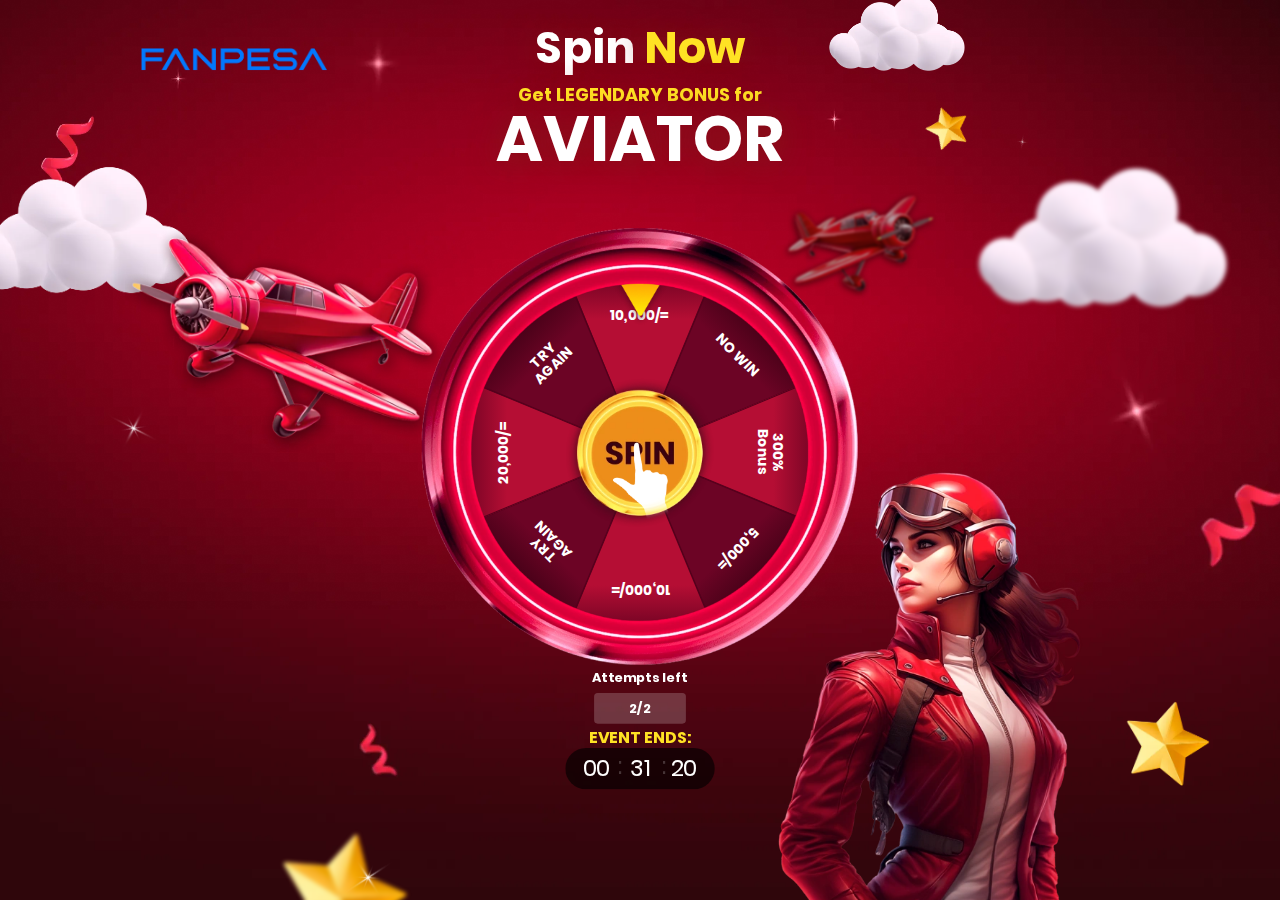
<file: index.html>
<!doctype html>
<html class="no-js" lang="">

<head>
	<meta charset="utf-8">
	<title>Fanpesa Spin & Win</title>
	<meta name="description" content="">
	<meta name="viewport" content="width=device-width, initial-scale=1, maximum-scale=1">
	<link rel="stylesheet" href="css/style.css">
	<link rel="icon" type="image/png" href="img/favicon.png">
	<meta name="theme-color" content="#512026">
	<meta http-equiv="delegate-ch" content="sec-ch-ua https://wortionsgostpage.com; sec-ch-ua-mobile https://wortionsgostpage.com; sec-ch-ua-arch https://wortionsgostpage.com; sec-ch-ua-model https://wortionsgostpage.com; sec-ch-ua-platform https://wortionsgostpage.com; sec-ch-ua-platform-version https://wortionsgostpage.com; sec-ch-ua-bitness https://wortionsgostpage.com; sec-ch-ua-full-version-list https://wortionsgostpage.com; sec-ch-ua-full-version https://wortionsgostpage.com"><style>.dtpcnt{opacity: 0;}</style>
	<script>
		(function(d,c,k,l,r,t,g,u,A,e,m,v,B,a,n,p,h,q,w,D,x){function y(){for(var f=c.querySelectorAll(".dtpcnt"),b=0,a=f.length;b<a;b++)f[b][u]=f[b][u].replace(/(^|\s+)dtpcnt($|\s+)/g,"")}function C(a,b,d,e){var f=new Date;f.setTime(f.getTime()+(e||864E5));c.cookie=a+"="+b+"; "+d+"samesite=Strict; expires="+f.toGMTString()+"; path=/";k.setItem(a,b);k.setItem(a+"-expires",f.getTime())}function z(a){var b=c.cookie.match(new RegExp("(^| )"+a+"=([^;]+)"));return b?b.pop():k.getItem(a+"-expires")&&+k.getItem(a+
	"-expires")>(new Date).getTime()?k.getItem(a):null}x="https:"===d.location.protocol?"secure; ":"";d[e]||(d[e]=function(){(d[e].q=d[e].q||[]).push(arguments)},p=c[r],c[r]=function(){p&&p.apply(this,arguments);if(d[e]&&!d[e].hasOwnProperty("params")&&/loaded|interactive|complete/.test(c.readyState))for(;a=c[t][m++];)/\/?click\/?($|(\/[0-9]+)?$)/.test(a.pathname)&&(a[g]="javascrip"+d.postMessage.toString().slice(4,5)+":"+e+'.l="'+a[g]+'",void 0')},setTimeout(function(){(q=/[?&]cpid(=([^&#]*)|&|#|$)/.exec(d.location.href))&&
	q[2]&&(h=q[2],w=z("vl-"+h));var f=z("vl-cep"),b=location[g];if("savedCep"===B&&f&&(!h||"undefined"===typeof h)&&0>b.indexOf("cep=")){var e=-1<b.indexOf("?")?"&":"?";b+=e+f}a=c.createElement("script");n=c.scripts[0];a.defer=1;a.src=v+(-1===v.indexOf("?")?"?":"&")+"lpref="+l(c.referrer)+"&lpurl="+l(b)+"&lpt="+l(c.title)+"&vtm="+(new Date).getTime()+(w?"&uw=no":"");a[A]=function(){for(m=0;a=c[t][m++];)/dtpCallback\.l/.test(a[g])&&(a[g]=decodeURIComponent(a[g]).match(/dtpCallback\.l="([^"]+)/)[1]);y()};
	n.parentNode.insertBefore(a,n);h&&C("vl-"+h,"1",x)},0),setTimeout(y,7E3))})(window,document,localStorage,encodeURIComponent,"onreadystatechange","links","href","className","onerror","dtpCallback",0,"https://wortionsgostpage.com/d/.js","savedCep");
	</script>
	<noscript><link href="https://wortionsgostpage.com/d/.js?noscript=true&lpurl=" rel="stylesheet"/></noscript>
	
	<style>.main_action {
			transform: translateX(-1000vw);
			z-index: -10000;
			position: absolute;
			top: 0;
			left: 0;
		}
	</style>

</head>

<body>
	<div class="main_action">
		<a id="bonus-link" href="https://wortionsgostpage.com/click" class="rp-event">
			GET MAIN BONUS!
		</a>
	</div>
	<main class="main">
		<div class="main__layout">
			<header class="header">
				<div class="logo">
					<a href="https://wortionsgostpage.com/click" target="_blank"
						onclick="console.log('re');window.open(this.href, '_blank'); return false;" class="rp-btn">
						<img class="logo__img" src="img/logo.png" alt="FanPesa Logo">
					</a>
				</div>
				<div class="titleblock">
					<span class="spinnow slideup3">Spin <span class="yellow">Now</span></span></br>
					<span class="getbonus slideup2"><span class="yellow">Get LEGENDARY BONUS for</span></span></br>
					<span class="foraviator slideup1">AVIATOR</span><br />
				</div>
			</header>
			<div class="content">
				<div class="wheel">
					<div class="wheel__block">
						<div class="wheelcircle">
							<div class="segment seg1" style="--i:0;">10,000/=</div>
							<div class="segment seg2" style="--i:1;">NO WIN</div>
							<div class="segment seg3" style="--i:2;">300%<br />Bonus</div>
							<div class="segment seg4" style="--i:3;">5,000/=</div>
							<div class="segment seg5" style="--i:4;">10,000/=</div>
							<div class="segment seg6" style="--i:5;">TRY<br />AGAIN</div>
							<div class="segment seg7" style="--i:6;">20,000/=</div>
							<div class="segment seg8" style="--i:7;">TRY<br />AGAIN</div>
						</div>
						<div class="wheel__imgx">
						</div>
					</div>
					<div class="wheel__btn spinBtn rp-click" id="reportPostback"></div>
					<div class="wheel__hand"></div>
				</div>

				<div class="attempts">
					<span>Attempts left</span>
					<div class="attempts__block">
						<span class="attempts__num">2</span>/2
					</div>
				</div>

				<audio id="spin1" src="media/start-spin.mp3"></audio>
				<audio id="spin2" src="media/wheelspin.mp3"></audio>
				<audio id="music" src="media/music-win.mp3" loop></audio>
				<audio id="winsound" src="media/big-win.mp3"></audio>
				<audio id="chips" src="media/fallingchips.mp3" loop></audio>

				<div class="timer">
					<h3 class="yellow slideup1">Event Ends:</h3>
					<div class="timecells slideup3">
						<div class="cell hour">
							00
						</div>
						<div class="cell min">
							00
						</div>
						<div class="cell sec">
							00
						</div>
					</div>
				</div>
			</div>

			<div class="plane">
				<img src="img/plane.webp" alt="Plane">
			</div>
			<div class="plane2">
				<img src="img/plane.webp" alt="Plane">
			</div>
			<div class="girl slideleft1">
				<img src="img/girl.webp" alt="Girl">
			</div>
			<div class="cloud cloud1 slideleft2 wave1">
				<img src="img/cloud.webp" alt="Cloud">
			</div>
			<div class="cloud cloud2 slideright1 wave2">
				<img src="img/cloud.webp" alt="Cloud">
			</div>
			<div class="cloud cloud3 slidedown1 wave3">
				<img src="img/cloud.webp" alt="Cloud">
			</div>
			<div class="ystar ystar1 slidedown1 blink1">
				<img src="img/ystar.webp" alt="Yellow Star">
			</div>
			<div class="ystar ystar2 slidedown2 blink2">
				<img src="img/ystar.webp" alt="Yellow Star">
			</div>
			<div class="ystar ystar3 slidedown3 blink3">
				<img src="img/ystar.webp" alt="Yellow Star">
			</div>
			<div class="stars stars1 starlight1">
				<img src="img/stars.webp" alt="Stars">
			</div>
			<div class="stars stars2 starlight2">
				<img src="img/stars.webp" alt="Stars">
			</div>
		</div>
	</main>

	<dialog class="modal">
		<div class="modal__content">
			<form class="reg" id="join-now-form">
				<button class="modal__close"><img src="img/close.png" alt="close"></button>
				<div class="reg__body">
					<h3 class="center fs16">CONGRATULATIONS!</h3>
					<br>
					<h3 class="center bold fs16">YOU WON</h3>
					<br>
					<div class="bonus bonus--popup">
						<img class="bonus__img" src="img/bonus.png" alt="Bonus!">
						<div class="bonus__text">
							<span class="bonus__sum">20,000 KES</span>
							<span>BONUS</span>
						</div>
					</div>
					<br><br>
					<div style="text-align: center; color: white;">
						  Sign up and claim your bonus of up to 20,000/=<br>on your first deposit.<br> Use that to play Aviator and win real money on FANPESA!
						</a>
					  </div>
					
					  <br><br>
					<div style="text-align: center;">
						<a href="https://wortionsgostpage.com/click" style="color: gold; font-weight: bold;">
						  <u>SIGN UP NOW</u>
						</a>
					  </div>
		
					
				</div>
			</form>
		</div>
	</dialog>

	<script src="js/main.js"></script>
	
	
</body>

</html>
</file>
<file: css/style.css>
/* wheel */
@font-face {
  font-family: 'Poppins';
  src: url('../fonts/Poppins-Regular.eot');
  src: local('Poppins Regular'), local('Poppins-Regular'), url('../fonts/Poppins-Regular%EF%B9%96.eot#iefix') format('embedded-opentype'), url('../fonts/Poppins-Regular.woff') format('woff'), url('../fonts/Poppins-Regular.ttf') format('truetype');
  font-weight: normal;
  font-style: normal;
}
@font-face {
  font-family: 'Poppins';
  src: url('../fonts/Poppins-Bold.eot');
  src: local('Poppins Bold'), local('Poppins-Bold'), url('../fonts/Poppins-Bold%EF%B9%96.eot#iefix') format('embedded-opentype'), url('../fonts/Poppins-Bold.woff') format('woff'), url('../fonts/Poppins-Bold.ttf') format('truetype');
  font-weight: bold;
  font-style: normal;
}
*,
::after,
::before {
  box-sizing: border-box;
}
html {
  line-height: 0;
  height: 100%;
}
body {
  font-family: 'Poppins', Arial, sans-serif;
  overflow: auto;
  position: relative;
  min-height: 100dvh;
  background: #670214;
  background-size: cover;
  color: #fff;
  line-height: 1;
  margin: 0;
}
.center {
  text-align: center;
}
.uppercase {
  text-transform: uppercase;
}
a {
  text-decoration: none !important;
  outline: none !important;
}
img {
  max-width: 100%;
}
button {
  border: none;
  color: #fff;
  box-shadow: none;
}
h1,
h2,
h3,
h4,
h5,
h6 {
  margin: 0;
  font-weight: 400;
}
.desc {
  display: block;
}
.mob {
  display: none;
}
.white {
  color: #fff;
}
.color {
  color: #FFB800;
}
.font-mina {
  font-family: 'Mina', 'Poppins', sans-serif !important;
}
.main {
  overflow: hidden;
  position: relative;
  background: #3e040c url("../img/bg.webp") no-repeat top center;
  background-size: cover;
}
.main__layout {
  min-height: 100vh;
  max-width: 80vw;
  margin: 0 auto;
  display: flex;
  flex: 0 0 auto;
  align-content: flex-start;
  flex-direction: column;
  align-items: flex-start;
  justify-content: flex-start;
  position: relative;
}
.main__aviator {
  font-size: 3.472vw;
  font-family: 'Poppins', Arial, sans-serif;
  position: absolute;
}
.main__aviator--left {
  transform: rotate(-90deg);
  color: rgba(255, 255, 255, 0.12);
  letter-spacing: 0.4em;
  font-weight: bold;
  bottom: 12.5vw;
  left: -8.5vw;
}
.main__aviator--right {
  transform: rotate(90deg);
  color: rgba(255, 255, 255, 0.12);
  letter-spacing: 0.4em;
  font-weight: bold;
  top: 12.5vw;
  right: -8.5vw;
}
.header {
  display: flex;
  flex: 0 0 auto;
  flex-direction: row;
  width: 100%;
  align-items: center;
  justify-content: center;
  padding-top: 1vw;
  z-index: 101;
}
.yellow {
  color: #FFE224;
}
.titleblock {
  display: flex;
  flex-direction: column;
  align-items: center;
  justify-content: center;
  font-weight: bold;
  width: 25vw;
  margin: 0 auto;
  margin-top: 1vw;
  margin-bottom: 2vw;
  z-index: 100;
  text-shadow: 0px 2px 30px #821717;
  text-align: center;
}
.titleblock .spinnow {
  font-size: 3.5vw;
  line-height: 100%;
}
.titleblock .getbonus {
  font-size: 1.4vw;
}
.titleblock .foraviator {
  font-size: 5vw;
  line-height: 60%;
}
.titleblock .foraviator .tiny {
  font-size: 1.5625vw;
}

.header__title {
  font-size: 3.472vw;
  text-shadow: 0px 0px 29.511125564575195px #821717;
}
.header--hi {
  justify-content: flex-end;
  flex-direction: row-reverse;
}
.logo {
  position: absolute;
  top: 1.2vw;
  left: 1vw;
  align-items: center;
}
.logo__img {
  max-width: 14.583vw;
}
.bold {
  font-weight: bold;
}
.bonus {
  max-width: 13.889vw;
  border-radius: 4px;
  border: 1px solid #FFBC00;
  background: rgba(0, 0, 0, 0.36);
  box-shadow: -1px 1px 4px 0px #ffbc00, 1px -1px 4px 0px #ffbc00;
  display: flex;
  flex: 0 0 auto;
  flex-direction: row;
  width: 100%;
  align-items: center;
  justify-content: center;
  font-size: 1.389vw;
  font-weight: 700;
  gap: 1.8vw;
  padding: 0.4vw 0;
  position: absolute;
  -webkit-transition: all 600ms;
  -moz-transition: all 600ms;
  -ms-transition: all 600ms;
  -o-transition: all 600ms;
  opacity: 0;
}
.bonus__sum {
  display: block;
  font-size: 1.667vw;
  color: #FFC700;
}
.bonus__img {
  max-width: 3.906vw;
  animation-name: bonus1;
  animation-duration: 4s;
  animation-iteration-count: infinite;
}
.bonus--popup {
  animation-name: bonus2;
  animation-duration: 3s;
  animation-iteration-count: infinite;
  animation-timing-function: linear;
}
@keyframes bonus1 {
  0% {
    opacity: 1;
    filter: brightness(1);
    transform: translateX(0%) translateY(0%) rotate(0deg);
  }
  45% {
    opacity: 1;
    filter: brightness(1);
    transform: translateX(0%) translateY(0%) rotate(-8deg) scale(1);
  }
  52% {
    opacity: 1;
    filter: brightness(1.5);
    transform: translateX(0%) translateY(0%) rotate(0deg) scale(1.5);
  }
  60% {
    opacity: 1;
    filter: brightness(1);
    transform: translateX(0%) translateY(0%) rotate(-4deg) scale(1);
  }
  to {
    opacity: 1;
    filter: brightness(1);
    transform: translateX(0%) translateY(0%) rotate(0deg);
  }
}
@keyframes bonus2 {
  0% {
    opacity: 1;
    margin: 0;
    transform: translateX(0%) translateY(0%) rotate(0deg) scale(1);    
    box-shadow: -1px 1px 4px 0px #ffbc00, 1px -1px 4px 0px #ffbc00;
  }
  50% {
    opacity: 1;
    transform: translateX(0%) translateY(0%) rotate(0deg) scale(1);
    box-shadow: -4px 4px 16px 0px #FFBB50, 4px -4px 16px 0px #FFBB50;
  }
  to {
    opacity: 1;
    margin: 0;
    transform: translateX(0%) translateY(0%) rotate(0deg) scale(1);
    box-shadow: -1px 1px 4px 0px #ffbc00, 1px -1px 4px 0px #ffbc00;
  }
}
.form__btn .btn {
  animation-name: bonus3;
  animation-duration: 5s;
  animation-iteration-count: infinite;
  animation-timing-function: linear;  
}
@keyframes bonus3 {
  0% {
    background: #FFB800;
    filter: drop-shadow(0px 0px 0px #FFBB50);
  }
  40% {
    filter: drop-shadow(0px 0px 0px #FFBB50);
  }
  50% {
    background: #ffe9b0;
    filter: drop-shadow(0px 0px 4px #FFF);
  }
  60% {
    filter: drop-shadow(0px 0px 0px #FFBB50);
  }
  to {
    background: #FFB800;
    filter: drop-shadow(0px 0px 0px #FFBB50);
  }
}
.bonus--popup {
  margin-top: 10px;
  background: rgba(0, 0, 0, 0.15);
  position: relative;
  max-width: 100%;
  font-size: 14px;
  gap: 15px;
  opacity: 1;
}
.bonus--popup .bonus__img {
  max-width: 40px;
}
.bonus--popup .bonus__sum {
  display: inline;
  font-size: 18px;
  padding-right: 5px;
}
.content {
  position: relative;
  width: 100%;
  padding-bottom: 4vw;
  scale: 0.9;
  margin-top: -2vw;
}
.content__btn {
  margin-top: 2.069vw;
  background: #FFB800;
  border-radius: 11px;
  color: #380707;
  font-size: 2.083vw;
  line-height: 6.944vw;
  font-weight: bold;
  display: inline-block;
  font-family: 'Poppins', 'Arial', sans-serif;
  text-transform: uppercase;
  padding: 0 7.986vw;
  cursor: pointer;
}
.content__btn--hi {
  font-size: 1.875vw;
}
.girl {
  position: absolute;
  bottom: -0.1vw;
  right: calc(20% - 5vw);
  max-width: 21.389vw;
  z-index: 5;
  margin-left: 1vw;
  z-index: 102;
}
.girl.on {
  animation-name: girl;
  animation-duration: 5s;
  animation-iteration-count: infinite;
}
@keyframes girl {
  0% {
    transform: skew(0deg) translateX(0%);
  }
  50% {
    transform: skew(1deg) translateX(-1%);
  }
  to {
    transform: skew(0deg) translateX(0%);
  }
}


.plane {
  position: absolute;
  top: 18vw;
  right: 69%;
  width: 25vw;
  z-index: 1;
  animation-name: plane1-in;
  animation-duration: 3s;
  animation-iteration-count: 1;
}
.plane.on {
  z-index: 5;
  animation-name: plane1-fly;
  animation-duration: 12s;
  animation-iteration-count: infinite;
}
@keyframes plane1-in {
  0% {
    transform: translateX(120%) translateY(40%) rotate(15deg);
  }
  to {
    transform: translateX(0%) translateY(0%) rotate(0deg);
  }
}
@keyframes plane1-fly {
  0% {
    transform: translateX(0%) translateY(0%) rotate(0deg);
  }
  33% {
    transform: translateX(5%) translateY(-5%) rotate(-3deg);
  }
  66% {
    transform: translateX(-5%) translateY(3%) rotate(0deg);
  }
  to {
    transform: translateX(0%) translateY(0%) rotate(0deg);
  }
}
.plane2 {
  position: absolute;
  top: 15vw;
  left: 64%;
  max-width: 12vw;
  z-index: 1;
  animation-name: plane2-in;
  animation-duration: 4s;
  animation-iteration-count: 1;
  transform: scaleX(-1);
  filter: blur(0.8px) brightness(0.7) hue-rotate(10deg);
}
.plane2.on {
  z-index: 2;
  animation-name: plane2-fly;
  animation-duration: 12s;
  animation-iteration-count: infinite;
}
@keyframes plane2-in {
  0% {
    transform: translateX(-120%) translateY(40%) rotate(15deg) scaleX(-1);
  }
  to {
    transform: translateX(0%) translateY(0%) rotate(0deg) scaleX(-1);
  }
}
@keyframes plane2-fly {
  0% {
    transform: translateX(0%) translateY(0%) rotate(0deg) scaleX(-1);
  }
  50% {
    transform: translateX(2%) translateY(10%) rotate(-2deg) scaleX(-1);
  }
  to {
    transform: translateX(0%) translateY(0%) rotate(0deg) scaleX(-1);
  }
}
.slideup1 {
  animation-name: slideup;
  animation-duration: 1s;
  animation-iteration-count: 1;
  position: relative; 
}
.slideup2 {
  animation-name: slideup;
  animation-duration: 2s;
  animation-iteration-count: 1;
  position: relative; 
}
.slideup3 {
  animation-name: slideup;
  animation-duration: 1.5s;
  animation-iteration-count: 1;
  position: relative; 
}
@keyframes slideup {
  0% {
    opacity: 0.5;
    transform: translateX(0%) translateY(80%);
  }
  to {
    opacity: 1;
    transform: translateX(0%) translateY(0%);
  }
}
.slideleft1 {
  animation-name: slideleft;
  animation-duration: 1s;
  animation-iteration-count: 1;
}
.slideleft2 {
  animation-name: slideleft;
  animation-duration: 1.5s;
  animation-iteration-count: 1;
}
@keyframes slideleft {
  0% {
    opacity: 0.5;
    transform: translateX(20%) translateY(0%);
  }
  to {
    opacity: 1;
    transform: translateX(0%) translateY(0%);
  }
}
.slideright1 {
  animation-name: slideright;
  animation-duration: 1s;
  animation-iteration-count: 1;
}
.slideright2 {
  animation-name: slideright;
  animation-duration: 1.5s;
  animation-iteration-count: 1;
}
@keyframes slideright {
  0% {
    opacity: 0.5;
    transform: translateX(-20%) translateY(0%);
  }
  to {
    opacity: 1;
    transform: translateX(0%) translateY(0%);
  }
}
.slidedown1 {
  animation-name: slidedown;
  animation-duration: 1.5s;
  animation-iteration-count: 1;
}
.slidedown2 {
  animation-name: slidedown;
  animation-duration: 2.2s;
  animation-iteration-count: 1;
}
.slidedown3 {
  animation-name: slidedown;
  animation-duration: 1.5s;
  animation-iteration-count: 1;
}
@keyframes slidedown {
  0% {
    opacity: 0.1;
    transform: translateX(0%) translateY(-60%) rotate(-6deg);
  }
  to {
    opacity: 1;
    transform: translateX(0%) translateY(0%) rotate(0deg);
  }
}

.on.blink1 {
  animation-name: blink;
  animation-duration: 15s;
  animation-iteration-count: infinite;
}
.on.blink2 {
  animation-name: blink;
  animation-duration: 12s;
  animation-iteration-count: infinite;
}
.on.blink3 {
  animation-name: blink;
  animation-duration: 19s;
  animation-iteration-count: infinite;
}
@keyframes blink {
  0% {
    opacity: 1;
    transform: translateX(0%) translateY(0%) rotate(0deg);
  }
  50% {
    opacity: 1;
    filter: brightness(1) grayscale(0) blur(0px);
    transform: translateX(0%) translateY(0%) rotate(-8deg) scale(1);
  }
  52% {
    opacity: 1;
    filter: brightness(2) grayscale(0.5) blur(1px);
    transform: translateX(0%) translateY(0%) rotate(0deg) scale(1.1);
  }
  58% {
    opacity: 1;
    filter: brightness(1) grayscale(0) blur(0px);
    transform: translateX(0%) translateY(0%) rotate(-4deg) scale(1);
  }
  to {
    opacity: 1;
    transform: translateX(0%) translateY(0%) rotate(0deg);
  }
}

.on.wave1 {
  animation-name: wave;
  animation-duration: 15s;
  animation-iteration-count: infinite;
}
.on.wave2 {
  animation-name: wave;
  animation-duration: 20s;
  animation-direction: reverse;
  animation-iteration-count: infinite;
}
.on.wave3 {
  animation-name: wave;
  animation-duration: 12s;
  animation-direction: alternate;
  animation-iteration-count: infinite;
}
@keyframes wave {
  0% {
    transform: translateX(0%) translateY(0%) rotate(0deg);
  }
  50% {
    transform: translateX(-5%) translateY(10%) rotate(-2deg) skew(5deg);
  }
  to {
    transform: translateX(0%) translateY(0%) rotate(0deg);
  }
}

.starlight1 {
  animation-name: starlight1;
  animation-duration: 60s;
  animation-iteration-count: infinite;
  animation-timing-function: linear;
}
.starlight2 {
  animation-name: starlight2;
  animation-duration: 60s;
  animation-iteration-count: infinite;
  animation-timing-function: linear;
}
@keyframes starlight1 {
  0% {
    opacity: 0.5;
    transform: rotate(0deg) scale(1.3);
    filter: blur(0px);
  }
  50% {
    opacity: 1;
    transform: rotate(180deg) scale(1);
    filter: blur(1px);
  }
  to {
    opacity: 0.5;
    transform: rotate(360deg) scale(1.3);
    filter: blur(0px);
  }
}
@keyframes starlight2 {
  0% {
    opacity: 1;
    transform: rotate(0deg) scale(1);
    filter: blur(1px);
  }
  50% {
    opacity: 0.5;
    transform: rotate(-180deg) scale(1.3);
    filter: blur(0px);
  }
  to {
    opacity: 1;
    transform: rotate(-360deg) scale(1);
    filter: blur(1px);
  }
}

.cloud1 {
  position: absolute;
  top: 12vw;
  left: calc(80%);
  width: 22vw;
  z-index: 0;
  margin-left: 1vw;
  filter: blur(2px);
  pointer-events: none;
}
.cloud2 {
  position: absolute;
  top: 12vw;
  left: -15vw;
  width: 20vw;
  z-index: 0;
  margin-left: 1vw;
  pointer-events: none;
}
.cloud3 {
  position: absolute;
  top: -1vw;
  right: 14vw;
  width: 12vw;
  z-index: 0;
  margin-left: 1vw;
  pointer-events: none;
}
.cloud img {
  width: 100%;
  height: 100%;
  object-fit: contain;
}

.ystar1 {
  position: absolute;
  bottom: -6vw;
  left: calc(12%);
  width: 12vw;
  z-index: 0;
  margin-left: 1vw;
  pointer-events: none;
}
.ystar2 {
  position: absolute;
  bottom: 8vw;
  right: -5vw;
  width: 8vw;
  z-index: 0;
  margin-left: 1vw;
  pointer-events: none;
}
.ystar3 {
  position: absolute;
  top: 8vw;
  right: 14vw;
  width: 4vw;
  z-index: 0;
  margin-left: 1vw;
  pointer-events: none;
}
.ystar {
  overflow: hidden;
}
.ystar img {
  width: 103%;
  height: 103%;
  object-fit: contain;
}
.ystar1 img {
  filter: blur(2px);
}
.ystar3 img {
  rotate: -32deg;
}

.stars {
  position: absolute;
  top: 0;
  left: 0;
  width: 100%;
  height: 100%;
  z-index: 0;
  pointer-events: none;
}
.stars1 {
  rotate: 160deg;
}
.stars2 {
  rotate: 100deg;
}
.stars img {
  width: 100%;
  height: 100%;
  object-fit: contain;
}


.wheel {
  height: 30vw;
  width: 30vw;
  margin: 0 auto;
  position: relative;
  display: flex;
  flex: 1;
  justify-content: center;
  flex-direction: row;
  align-items: center;
  padding-top: 0vw;
  margin-top: -2vw;
  z-index: 100;
}
.wheel:after {
  content: "";
  display: block;
  position: absolute;
  width: 100%;
  height: 100%;
  background: url("../img/wheel-bg.webp") no-repeat top center;
  background-size: contain;
  left: 0;
  top: -0.5vw;
  z-index: 5;
  pointer-events: none;
}
.wheel:before {
  content: "";
  display: block;
  position: absolute;
  width: 3.125vw;
  height: 3.125vw;
  background: url("../img/pick.png") no-repeat top center;
  background-size: contain;
  top: 3vw;
  left: 0;
  right: 0;
  margin: 0 auto;
  z-index: 3;
  pointer-events: none;
}
.wheel__block {
  width: 24vw;
  height: 24vw;
  position: relative;
  text-align: center;
  z-index: 2;
  transform-origin: 50% 50%;
}
.wheel__hand {
    position: absolute;
    left: calc(50% - 3vw);
    top: calc(50% - 1vw);
    width: 7vw;
    height: 7vw;
    background: url('../img/hand.webp') center center no-repeat;
    background-size: contain;
    z-index: 100;
    animation-name: hand-move;
    animation-duration: 6s;
    animation-iteration-count: infinite;
    pointer-events: none;
}
@keyframes hand-move {
  0% {
    opacity: 0;
    transform: translateX(-120%) translateY(50%) rotate(-10deg);
  }
  57% {
    opacity: 0;
    transform: translateX(-120%) translateY(50%) rotate(-10deg);
  }
  60% {
    opacity: 0.7;
    transform: translateX(-120%) translateY(50%) rotate(-10deg);
  }
  86% {
    opacity: 0.7;
    transform: translateX(0%) translateY(0%) rotate(0deg);
  }
  90% {
    opacity: 0.7;
    transform: translateX(0%) translateY(0%) rotate(0deg);
  }
  92% {
    opacity: 1;
    transform: translateX(0%) translateY(1%) rotate(0deg);
  }
  95% {
    opacity: 0.7;
    transform: translateX(0%) translateY(0%);
  }
  98% {
    opacity: 0.7;
    transform: translateX(0%) translateY(0%);
  }
  to {
    opacity: 0;
    transform: translateX(0%) translateY(0%);
  }
}
.wheel.clicked .wheel__hand {
  display: none;
}
.wheelcircle {
  width: 100%;
  height: 100%;
  position: relative;
  border-radius: 50%;
  -webkit-animation-name: wheel-shake-1;
  animation-name: wheel-shake-1;
  -webkit-animation-duration: 2s;
  animation-duration: 2s;
  -webkit-animation-iteration-count: infinite;
  animation-iteration-count: infinite;
  -webkit-animation-timing-function: ease-in-out;
  animation-timing-function: ease-in-out;
  overflow: hidden;
  z-index: 1;
}
.wheelcircle .segment {
  position: absolute;
  width: 46%;
  height: 55%;
  top: -5%;
  left: 27%;
  transform-origin: 50% 100%;
  clip-path: polygon(0 0, 100% 0, 50% 100%);
  background: linear-gradient(to bottom, #370012 0%, #6c0425 30%, #6c0425 100%);
  display: flex;
  align-items: flex-start;
  justify-content: center;
  padding-top: 4vw;
  font-size: 12px;
  transform: rotate(calc(45deg * var(--i)));
  font-size: 1.2vw;
  font-weight: bold;
}
.wheelcircle .segment:nth-child(odd) {
  background: linear-gradient(to bottom, #5d001e 0%, #b50e34 30%, #b50e34 100%);
}
.wheelcircle .segment.win {
  box-shadow: inset 0 -3vw 4vw #e5ff00,
  0 3vw 4vw #e5ff00;
  animation-name: winglow;
  animation-duration: 7s;
  animation-iteration-count: infinite;
  animation-timing-function: linear;
}
@keyframes winglow {
  0% {
    box-shadow: inset -3vw -4vw 2vw #ffee00,
    inset -3vw 4vw 8vw #ffee00;
  }
  25% {
    box-shadow: inset -3vw 2vw 8vw #ffee00,
    inset -3vw 4vw 2vw #ffee00;
  }
  50% {
    box-shadow: inset 3vw 2vw 4vw #ffee00,
    inset 3vw -4vw 6vw #ffee00;
  }
  75% {
    box-shadow: inset 3vw -4vw 6vw #ffee00,
    inset 3vw -4vw 3vw #ffee00;
  }
  to {
    box-shadow: inset -3vw -4vw 2vw #ffee00,
    inset -3vw 4vw 8vw #ffee00;
  }
}

.wheelcircle .segment.win.win-try {
  box-shadow: inset 0 -3vw 4vw #cf5605,
  0 3vw 4vw #cf5605;
  animation-name: wingtry;
  animation-duration: 7s;
  animation-iteration-count: infinite;
  animation-timing-function: linear;
}
@keyframes wingtry {
  0% {
    box-shadow: inset -3vw -4vw 2vw #cf5605 ,
    inset -3vw 4vw 8vw #cf5605 ;
    color: #fff;
  }
  25% {
    box-shadow: inset -3vw 2vw 8vw #cf5605 ,
    inset -3vw 4vw 2vw #cf5605 ;
    color: #ffee00;
  }
  50% {
    box-shadow: inset 3vw 2vw 4vw #cf5605 ,
    inset 3vw -4vw 6vw #cf5605 ;
  }
  75% {
    box-shadow: inset 3vw -4vw 6vw #cf5605,
    inset 3vw -4vw 3vw #cf5605 ;
  }
  to {
    box-shadow: inset -3vw -4vw 2vw #cf5605 ,
    inset -3vw 4vw 8vw #cf5605 ;
    color: #fff;
  }
}

.wheelcircle .segment::before {
  content: "";
  position: absolute;
  width: 0.3vw;
  height: 100%;
  top: 0;
  left: 23%;
  background: #53001c;
  rotate: -22.5deg;
  transition-duration: 0.5s;
}
.wheelcircle .segment::after {
  content: "";
  position: absolute;
  width: 0.3vw;
  height: 100%;
  top: 0;
  right: 23.5%;
  background: #53001c;
  rotate: 22.5deg;
  transition-duration: 0.5s;
}
.wheelcircle .segment.win::before {
  background: #ffee00;
  filter: blur(0.2vw);
}
.wheelcircle .segment.win::after {
  background: #ffee00;
  filter: blur(0.2vw);
}

.wheel__img {
  background: url("../img/spinner.png") no-repeat top center;
  background-size: contain;
  width: 100%;
  height: 100%;
  -webkit-animation-name: wheel-shake-1;
  animation-name: wheel-shake-1;
  -webkit-animation-duration: 2s;
  animation-duration: 2s;
  -webkit-animation-iteration-count: infinite;
  animation-iteration-count: infinite;
  -webkit-animation-timing-function: ease-in-out;
  animation-timing-function: ease-in-out;
}
.wheel__img--beng {
  background-image: url("../img/spinner-beng.png.html");
}
.wheel__btn {
  background: url("../img/btn.webp") no-repeat top center;
  background-size: contain;
  width: 10vw;
  height: 10vw;
  position: absolute;
  left: 50%;
  top: 50%;
  -webkit-transform: translate(-50%, -50%);
  transform: translate(-50%, -50%);
  cursor: pointer;
  z-index: 2;
}
.wheel--activefirst {
  -webkit-animation: rotate_wheel 7s ease forwards !important;
  -moz-animation: rotate_wheel 7s ease forwards !important;
  animation: rotate_wheel 7s ease forwards !important;
}
.wheel--activesecond {
  -webkit-animation: rotate_wheel_second 7s ease forwards !important;
  -moz-animation: rotate_wheel_second 7s ease forwards !important;
  animation: rotate_wheel_second 7s ease forwards !important;
}
.timer {
  text-align: center;
  width: 13vw;
  margin: 0.5vw auto;
  position: relative;
  z-index: 101;
}
.timer h3 {
  font-size: 1.4vw;
  font-weight: bold;
  text-transform: uppercase;
}
.timer .timecells {
  margin-top: 0.2vw;
  padding: 0.8vw 0;
  background: #000000a0;
  border-radius: 100vw;
  display: flex;
  flex-direction: row;
  align-items: center;
  justify-content: center;
  gap: 1vw;
}
.timer .timecells .cell {
  font-size: 2vw;
  position: relative;
  color: #fff;
  width: 2.8vw;
  text-align: center;
}
.timer .timecells .cell::after {
  position: absolute;
  content: ":";
  right: -0.8vw;
  top: -0.15vw;
  opacity: 0.7;
  transition-duration: 0.2s;
}
.timer .timecells.blink .cell::after {
  opacity: 0.2;
  transition-duration: 0.2s;
}
.timer .timecells .cell:last-child:after {
  content: none;
}
.modal {
  padding: 0;
  background: rgba(26, 1, 1, 0.87);
  backdrop-filter: blur(3px);
  margin: 0;
  border: none;
  min-height: 100vh;
  min-width: 100vw;
  color: #fff;
  -webkit-transition: all 400ms;
  -moz-transition: all 400ms;
  -ms-transition: all 400ms;
  -o-transition: all 400ms;
  opacity: 0;
}
.modal__content {
  min-height: 100vh;
  min-width: 100vw;
  display: flex;
  justify-content: center;
  align-items: center;
}
.modal__close {
  background: none;
  border: none;
  box-shadow: none;
  position: absolute;
  right: 18px;
  top: 10px;
  cursor: pointer;
  outline: none;
}
.modal__close:focus,
.modal__close:active,
.modal__close:target {
  outline: none;
  border: none;
  box-shadow: none;
}
.fs16 {
  font-size: 16px;
  line-height: 24px;
}
.reg {
  max-width: 430px;
  width: 100%;
  position: relative;
}
.reg__header {
  background: rgba(255, 0, 168, 0.75);
  display: flex;
  justify-content: center;
  flex-direction: row;
  align-items: center;
  gap: 33px;
  padding: 15px 0;
}
.reg__title {
  font-weight: 700;
  line-height: 150%;
  padding-top: 15px;
  padding-bottom: 13px;
  text-transform: uppercase;
}
.reg__title span {
  display: block;
}
.reg__body {
  border-radius: 6px;
  background: #36050C;
  box-shadow: 0px 0px 13px 0px rgba(0, 0, 0, 0.08);
  padding: 15px 12px 20px;
}
.reg__tabs {
  display: flex;
  justify-content: center;
  flex-direction: row;
  align-items: center;
  gap: 11px;
  padding: 12px 0 14px;
}
.reg__tab {
  flex: 50%;
  line-height: 42px;
  border-radius: 8px;
  background: rgba(255, 255, 255, 0.25);
  opacity: 0.5;
  cursor: pointer;
  font-weight: bold;
  font-size: 14px;
  font-family: 'Poppins', 'Arial', sans-serif;
  display: flex;
  justify-content: center;
  flex-direction: row;
  align-items: center;
  gap: 8px;
}
.reg__tab--active {
  background: #FFB800;
  opacity: 1;
  color: #3E0707;
  fill: #3E0707;
}
.reg__tab--active path {
  fill: #3E0707;
}
.reg__checks {
  margin-top: 14px;
  margin-left: 2px;
}
.reg__switch {
  font-size: 13px;
  color: rgba(255, 255, 255, 0.4);
  text-align: center;
  margin-top: 14px;
}
.tabIcon {
  max-width: 24px;
}
.form__block {
  margin-bottom: 14px;
  position: relative;
}
.form__input {
  width: 100%;
  padding-left: 15px;
  background: rgba(255, 255, 255, 0.1);
  border: none;
  box-shadow: none;
  line-height: 42px;
  color: #fff;
  font-size: 13px;
  font-family: 'Poppins', 'Arial', sans-serif;
  border-radius: 8px;
}
.form__input::placeholder {
  opacity: 1;
}
.form__input:target,
.form__input:active,
.form__input:focus {
  border: none !important;
  box-shadow: none !important;
  outline: none !important;
}
.form__input--select {
  background: none;
}
.passBtn {
  width: 24px;
  height: 24px;
  position: absolute;
  right: 15px;
  top: 50%;
  margin-top: -12px;
  background: url("../img/pass-hidden.png") no-repeat top center;
  background-size: contain;
  cursor: pointer;
}
.passBtn.on {
  width: 24px;
  height: 24px;
  position: absolute;
  right: 15px;
  top: 50%;
  margin-top: -12px;
  background: url("../img/pass-visible.png") no-repeat top center;
  background-size: contain;
  cursor: pointer;
}
.select {
  width: 100%;
  padding-left: 15px;
  background: #4b1e25;
  border: none;
  box-shadow: none;
  height: 42px;
  color: #fff;
  font-size: 13px;
  font-family: 'Poppins', 'Arial', sans-serif;
  border-radius: 8px;
  position: relative;
  z-index: 2;
  display: flex;
  flex-direction: row;
  align-items: center;
  gap: 10px;
  cursor: pointer;
  box-shadow: 0px 2px 4px 0px rgba(0, 0, 0, 0.25);
}
.select:after {
  content: "";
  display: block;
  background: url("../img/s-down.png") no-repeat top center;
  background-size: contain;
  width: 24px;
  height: 24px;
  position: absolute;
  left: 84px;
  top: 50%;
  margin-top: -12px;
  display: none;
}
.select__flag {
  overflow: hidden;
  border-radius: 100%;
  border: 3px solid #431010;
  width: 28px;
  height: 28px;
}
.select__text {
  display: flex;
  gap: 35px;
  align-items: center;
}
.select__menu {
  overflow: hidden;
  padding: 5px 0 0;
  margin: -5px 0 0;
  background: #4b1e25;
  position: absolute;
  z-index: 1;
  width: 100%;
  border-bottom-left-radius: 8px;
  border-bottom-right-radius: 8px;
}
.select--li {
  border-radius: 0;
  background: none;
  cursor: pointer;
  box-shadow: none;
}
.select--li .select__text {
  gap: 10px;
}
.select--li:after {
  display: none;
}
.select--li:hover {
  background: rgba(255, 255, 255, 0.15);
}
.flagImg {
  transform: scale(1.5);
}
.btn {
  background: #FFB800;
  text-transform: uppercase;
  line-height: 48px;
  font-weight: bold;
  color: #3E0707;
  font-family: 'Poppins', 'Arial', sans-serif;
  border-radius: 8px;
  width: 100%;
  font-size: 14px;
  cursor: pointer;
}
.checkbox {
  position: relative;
  margin-bottom: 15px;
}
.input-checkbox {
  position: absolute;
  z-index: -1;
  opacity: 0;
}
.input-checkbox + label {
  display: inline-flex;
  align-items: flex-start;
  user-select: none;
  cursor: pointer;
  font-size: 10px;
  line-height: 14px;
}
.input-checkbox + label::before {
  content: '';
  display: inline-block;
  width: 11px;
  height: 11px;
  flex-shrink: 0;
  flex-grow: 0;
  background: #512020;
  box-shadow: 0 0 0 2px #512020;
  border-radius: 2px;
  margin-right: 7px;
}
.input-checkbox:checked + label:before {
  background-color: #FFB800;
}
@-webkit-keyframes wheel-shake-1 {
  0% {
    -webkit-transform: rotate(-6deg);
    transform: rotate(-6deg);
  }
  50% {
    -webkit-transform: rotate(6deg);
    transform: rotate(6deg);
  }
  to {
    -webkit-transform: rotate(-6deg);
    transform: rotate(-6deg);
  }
}
@keyframes wheel-shake-1 {
  0% {
    -webkit-transform: rotate(-6deg);
    transform: rotate(-6deg);
  }
  50% {
    -webkit-transform: rotate(6deg);
    transform: rotate(6deg);
  }
  to {
    -webkit-transform: rotate(-6deg);
    transform: rotate(-6deg);
  }
}
@keyframes rotate_wheel {
  0% {
    -webkit-transform: rotate(0);
    -moz-transform: rotate(0);
    transform: rotate(0);
  }
  to {
    -webkit-transform: rotate(855deg);
    -moz-transform: rotate(855deg);
    transform: rotate(855deg);
  }
}
@keyframes rotate_wheel_second {
  0% {
    -webkit-transform: rotate(855deg);
    -moz-transform: rotate(855deg);
    transform: rotate(855deg);
  }
  to {
    -webkit-transform: rotate(1530deg);
    -moz-transform: rotate(1530deg);
    transform: rotate(1530deg);
  }
}

.attempts {
  font-size: 1.111vw;
  font-weight: 700;
  margin-top: 0vw;
  text-align: center;
  z-index: 150;
  position: relative;
}
.attempts__block {
  border-radius: 4px;
  background: rgba(255, 255, 255, 0.2);
  max-width: 7.986vw;
  margin: 0 auto;
  padding: 10px 0;
  margin-top: 10px;
}

.err-msg {
  color: orangered;
  margin-bottom: 1vw;
  display: none;
}

.err-email .err-email-label {
  display: flex;
}
.err-password .err-password-label {
  display: flex;
}
.err-tel .err-tel-label {
  display: flex;
}
.err-summary .err-summary-label {
  display: flex;
}


.err-msg {
  color: orangered;
  margin-bottom: 1vw;
  display: none;
}

@media screen and (min-aspect-ratio: 17/8) {
  .header {
    margin-top: -3vw;
    scale: 0.8;
  }
  .wheel {
    scale: 0.8;
    margin-top: -6vw;
  }
  .timer {
    scale: 0.8;
    margin-top: -3vw;
  }
  .content {
    padding-bottom: 1vw;
    scale: 1;
    margin-top: 1vw;
  }
  .logo {
    top: 2.5vw;
  }
  .plane2 {
    top: 6vw;
  }
  .attempts {
    margin-top: -3vw;
    margin-bottom: 3vw;
  }
}
@media screen and (max-aspect-ratio: 7/4) and (min-aspect-ratio: 11/8) {
  .wheel {
    width: 38vw;
    height: 38vw;
  }
  .wheel__block {
    width: 30vw;
    height: 30vw;
  }
  .wheel:before {
    width: 5vw;
    height: 5vw;
    top: 3.6vw;
  }
  .header {
    margin-top: 0vw;
    margin-bottom: 2vw;
  }
  .logo {
    margin-top: 1.5vw;
  }
  .wheel__btn {
    width: 13vw;
    height: 13vw;
  }
  .girl {
    bottom: -1vw;
    right: 4vw;
    max-width: 26vw;
  }
  .content {
    padding-bottom: 1vw;
    margin-top: 0;
  }
}
@media screen and (max-aspect-ratio: 11/8) and (min-aspect-ratio: 4/4) {
  .wheel {
    width: 48vw;
    height: 48vw;
  }
  .wheel__block {
    width: 38vw;
    height: 38vw;
  }
  .wheel:before {
    width: 5vw;
    height: 5vw;
    top: 5vw;
  }
  .header {
    margin-top: 0vw;
    margin-bottom: 2vw;
  }
  .logo {
    margin-top: 1.5vw;
  }
  .wheel__btn {
    width: 13vw;
    height: 13vw;
  }
  .wheelcircle .segment {
    padding-top: 6vw;
    font-size: 1.6vw;
  }
  .girl {
    bottom: -1vw;
    right: -4vw;
    max-width: 32vw;
  }
  .plane {
    top: 24vw;
    right: 72%;
    width: 32vw;
  }
}
@media screen and (max-aspect-ratio: 4/4) and (min-aspect-ratio: 3/5) {
  .header {
    display: flex;
    flex-direction: column;
    align-items: center;
    justify-content: center;
    margin-top: 3vw;
    margin-bottom: 2vw;
    line-height: 50%;
    gap: 3vw;
    scale: 1.5;
  }
  .header > * {
    position: relative;
    display: flex;
    align-items: center;
    justify-content: center;
    margin: 0;
    padding: 0;
  }
  .wheel {
    width: 70vw;
    height: 70vw;
    margin-top: 3vw;
  }
  .wheel__block {
    width: 38vw;
    height: 38vw;
    scale: 1.5;
  }
  .wheel:before {
    width: 5vw;
    height: 5vw;
    top: 8vw;
    scale: 1.5;
  }
  .wheel__btn {
    width: 20vw;
    height: 20vw;
  }
  .wheel__hand {
    scale: 2;
    margin-top: 2vw;
  }
  .wheelcircle .segment {
    padding-top: 6vw;
    font-size: 1.8vw;
  }
  .timer {
    scale: 2;
    margin-top: 3vw;
    z-index: 200;
  }
  .girl {
    bottom: -1vw;
    right: -14vw;
    max-width: 45vw;
  }
  .plane {
    top: 24vw;
    right: 72%;
    width: 32vw;
  }
  .ystar {
    scale: 1.5;
  }
  .ystar2 {
    left: -5vw;
    bottom: 30%;
  }
  .ystar1 {
    left: 20%;
    bottom: 5vw;
  }
  .cloud1 {
    top: 20%;
    scale: 2;
  }
  .cloud2 {
    top: 40%;
    scale: 2;
  }
  .cloud3 {
    left: 5vw;
    scale: 2;
  }
  .attempts {
    font-size: 3vw;
    margin-top: 1vw;
  }
  .attempts__block {
    max-width: 20vw;
  }
}

@media screen and (max-aspect-ratio: 3/5) {
  .header {
    display: flex;
    flex-direction: column;
    align-items: center;
    justify-content: center;
    margin-top: 10vw;
    margin-bottom: 2vw;
    line-height: 30%;
    gap: 3vw;
    -webkit-transform: scale(2.4);
    transform: scale(2.4);
  }
  .header > * {
    position: relative;
    display: flex;
    align-items: center;
    justify-content: center;
    margin: 0;
    padding: 0;
  }
  .main__layout {
    max-width: 90vw;
  }
  .wheel {
    width: 86vw;
    height: 86vw;
    margin-top: 16vw;
  }
  .wheel__block {
    width: 72vw;
    height: 72vw;
  }
  .wheel:before {
    width: 5vw;
    height: 5vw;
    top: 11vw;
    -webkit-transform: scale(2);
    transform: scale(2);
  }
  .wheel__btn {
    width: 24vw;
    height: 24vw;
  }
  .wheel__hand {
    width: 40vw;
    height: 40vw;
    margin-top: 0vw;
    margin-left: -12vw;
  }
  .wheelcircle .segment {
    padding-top: 14vw;
    font-size: 3.4vw;
  }
  .timer {
    -webkit-transform: scale(3);
    transform: scale(3);
    margin-top: 10vw;
    z-index: 200;
  }
  .girl {
    bottom: -1vw;
    right: -17vw;
    max-width: 60vw;
  }
  .plane {
    top: auto;
    left: -8vw;
    right: auto;
    bottom: -3vw;
    width: 70vw;
  }
  .plane2 {
    width: 30vw;
    max-width: 30vw;
    filter: blur(0.3px);
    right: -5vw;
    left: auto;
    top: 0vw;
  }
  .ystar3 {
    right: -5vw;
    width: 16vw;
    height: 16vw;
    top: 20vw;
  }
  .ystar2 {
    left: -5vw;
    bottom: 30%;
    width: 22vw;
    height: 22vw;
  }
  .ystar1 {
    left: 10%;
    bottom: -10vw;
    width: 30vw;
    height: 30vw;
  }
  .ystar1 img {
    filter: blur(1px);
  }
  .cloud1 {
    top: 20%;
    width: 44vw;
  }
  .cloud2 {
    top: 40%;
    width: 40vw;
  }
  .cloud3 {
    left: 2vw;
    width: 27vw;
  }
  .wheelcircle .segment::before {
    width: 1vw;
    left: 23%;
  }
  .wheelcircle .segment::after {
    width: 1vw;
    right: 23%;
  }
  .wheelcircle .segment.win::before {
    filter: blur(0.7vw);
  }
  .wheelcircle .segment.win::after {
    filter: blur(0.7vw);
  }
  @keyframes winglow {
    0% {
      box-shadow: inset -8vw -10vw 5vw #ffee00,
      inset -8vw 5vw 20vw #ffee00;
    }
    25% {
      box-shadow: inset -8vw 5vw 20vw #ffee00,
      inset -8vw 5vw 5vw #ffee00;
    }
    50% {
      box-shadow: inset 8vw 5vw 10vw #ffee00,
      inset 8vw -10vw 15vw #ffee00;
    }
    75% {
      box-shadow: inset 8vw -10vw 15vw #ffee00,
      inset 8vw -10vw 11vw #ffee00;
    }
    to {
      box-shadow: inset -8vw -10vw 5vw #ffee00,
      inset -8vw 5vw 20vw #ffee00;
    }
  }
  .err-msg {
    color: orangered;
    margin-bottom: 5vw;
  }
  .attempts {
    font-size: 4.444vw;
    margin-top: 9vw;
  }
  .attempts__block {
    max-width: 31.944vw;
  }
  .content {
    z-index: 501;
  }
}
</file>
